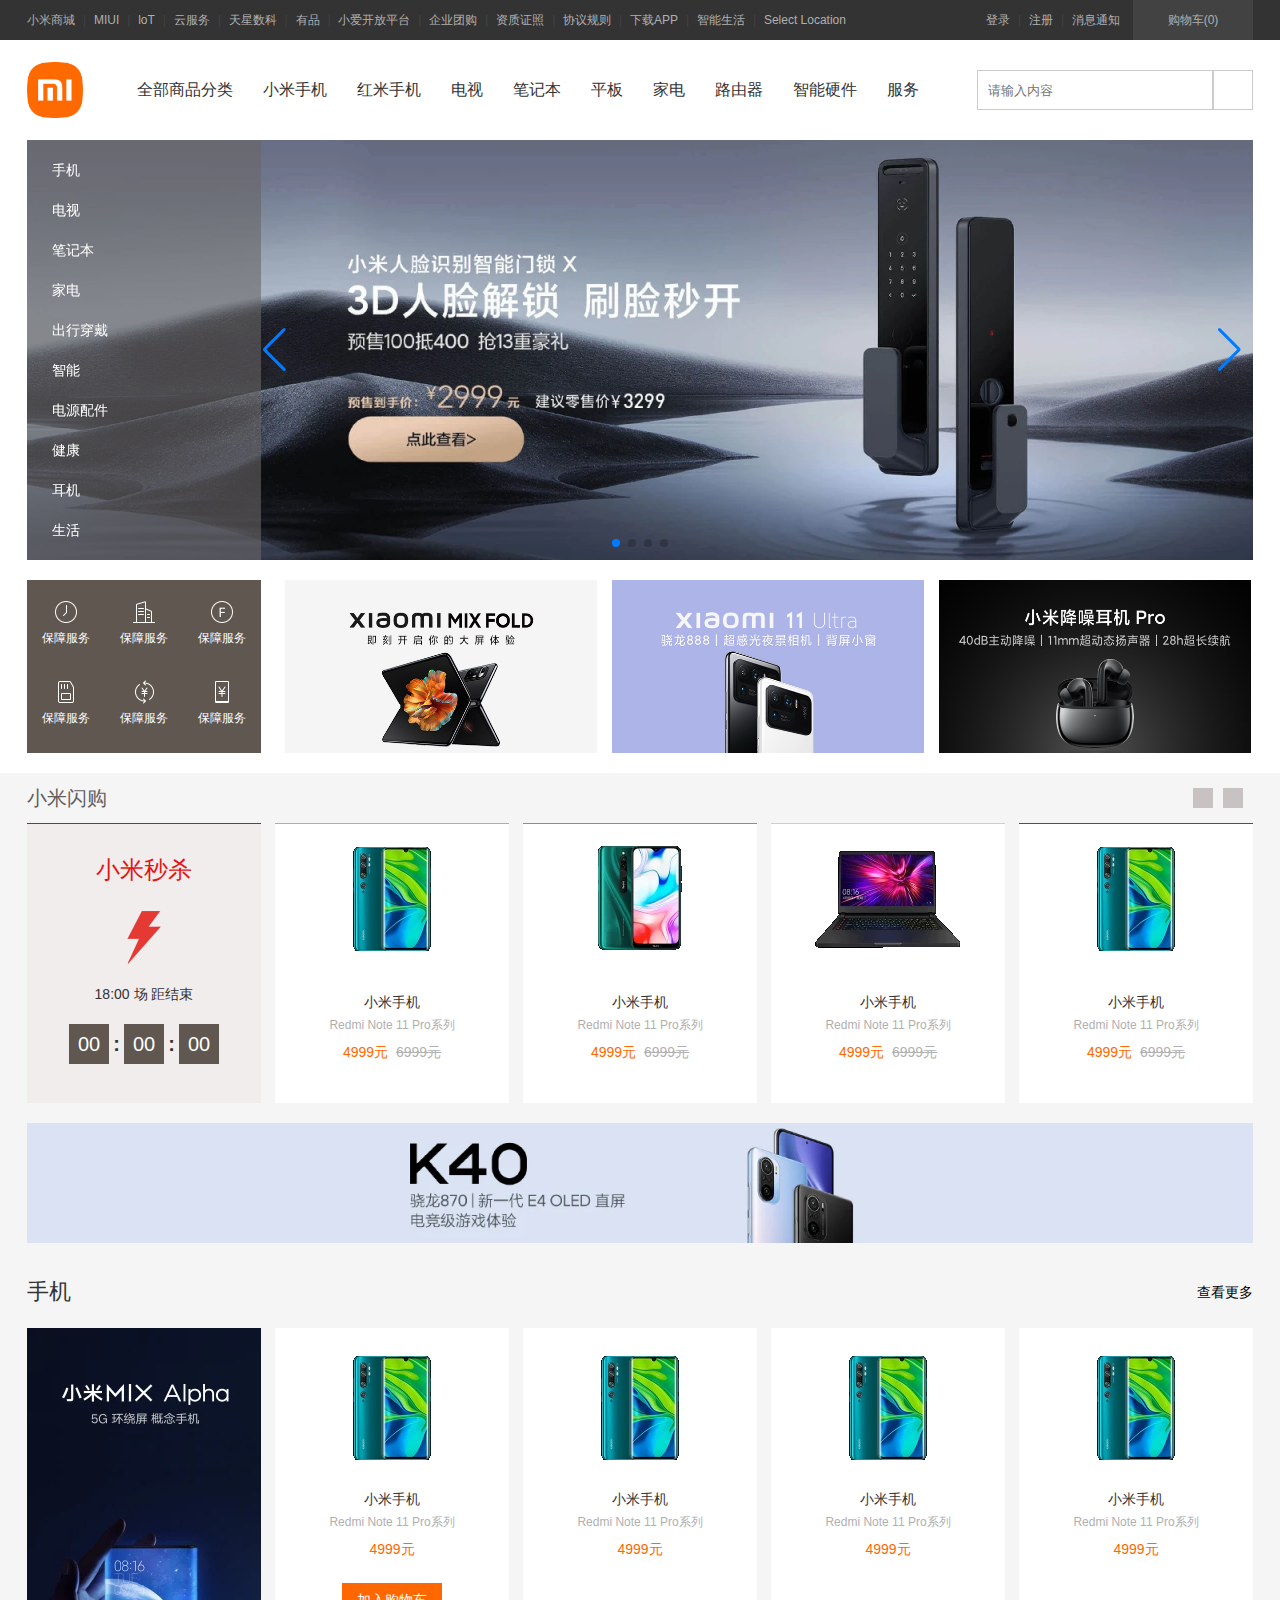
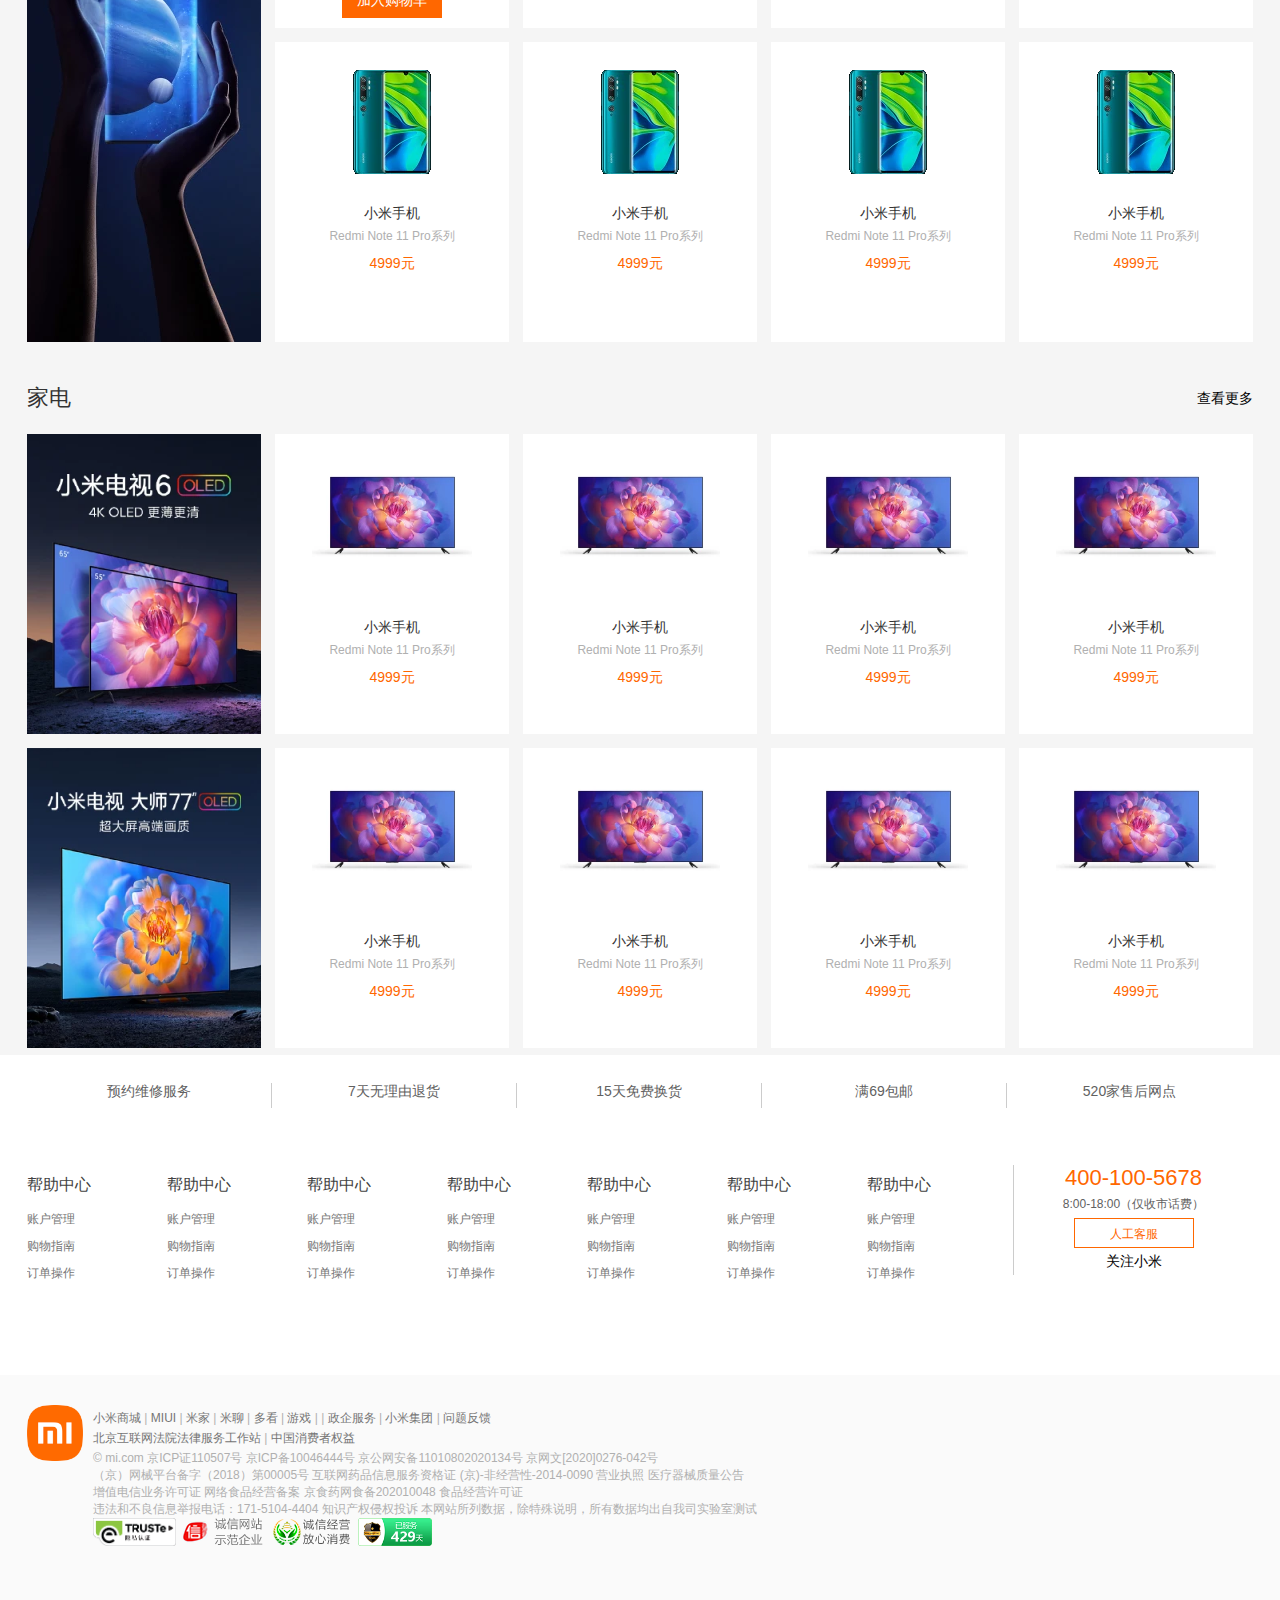
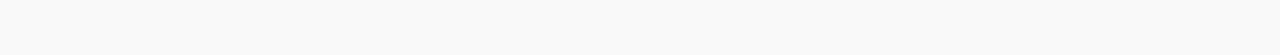
<file: index.html>
<!DOCTYPE html>
<html lang='en'>

<head>
    <meta charset='UTF-8'>
    <meta name='viewport' content='width=device-width, initial-scale=1.0'>
    <meta http-equiv='X-UA-Compatible' content='ie=edge'>
    <title>小米</title>
    <!-- 标题图标 -->
    <link rel="icon" href="images/favicon.ico">
    <!-- 重置样式 -->
    <link rel="stylesheet" href="css/reset.css">
    <!-- 头部和底部公共样式 -->
    <link rel="stylesheet" href="css/common.css">
    <!-- 主题样式 -->
    <link rel="stylesheet" href="css/main.css">
    <!-- 字体图标 -->
    <link rel="stylesheet" href="http://at.alicdn.com/t/font_2888164_e3ob6cpqnbh.css">
    <!-- 轮播图样式 -->
    <link rel="stylesheet" href="css/swiper-bundle.min.css">
    <link rel="stylesheet" href="css/swiper.css">
</head>

<body>
    <!-- 顶部导航条 -->
    <div class="page-nav">
        <div class="container">
            <div class="nav-left">
                <a href="">小米商城</a>
                <span>|</span>
                <a href="">MIUI</a>
                <span>|</span>
                <a href="">loT</a>
                <span>|</span>
                <a href="">云服务</a>
                <span>|</span>
                <a href="">天星数科</a>
                <span>|</span>
                <a href="">有品</a>
                <span>|</span>
                <a href="">小爱开放平台</a>
                <span>|</span>
                <a href="">企业团购</a>
                <span>|</span>
                <a href="">资质证照</a>
                <span>|</span>
                <a href="">协议规则</a>
                <span>|</span>
                <a href="" class="download">下载APP
                    <div class="box"></div>
                </a>
                <span>|</span>
                <a href="">智能生活</a>
                <span>|</span>
                <a href="">Select Location</a>
            </div>
            <div class="nav-right">
                <div class="login">
                    <a href="./login.html">登录</a>
                    <span>|</span>
                    <a href="">注册</a>
                    <span>|</span>
                    <a href="">消息通知</a>
                </div>
                <!-- 购物车 -->
                <div class="pag-cur">
                    <i class="iconfont icon-gouwuchekong"></i>
                    <a class="cur-text">购物车(0)</a>
                    <div class="box1">
                        购物车没有商品
                    </div>
                </div>
            </div>
        </div>
    </div>
    <!-- 顶部导航 -->
    <!-- 头部 -->
    <div class="header">

        <div class="container">
            <!-- logo -->
            <div class="logo">
                <img src="images/logo-mi2.png" alt="">
            </div>

            <div class="header-nav">
                <ul class="nav-list">
                    <li class="first-nav"><a href="">全部商品分类</a>
                        <!-- 侧边栏导航栏 -->
                        <ul class="nav-side">
                            <li>手机 <span class="iconfont icon-jiantou"></span> </li>
                            <li>电视 <span class="iconfont icon-jiantou"></span> </li>
                            <li>笔记本 <span class="iconfont icon-jiantou"></span> </li>
                            <li>家电 <span class="iconfont icon-jiantou"></span> </li>
                            <li>出行穿戴 <span class="iconfont icon-jiantou"></span> </li>
                            <li>智能 <span class="iconfont icon-jiantou"></span> </li>
                            <li>电源配件 <span class="iconfont icon-jiantou"></span> </li>
                            <li>健康 <span class="iconfont icon-jiantou"></span> </li>
                            <li>耳机 <span class="iconfont icon-jiantou"></span> </li>
                            <li>生活 <span class="iconfont icon-jiantou"></span> </li>
                            <div class="side-child ">
                                <ul class="side-menu ">
                                    <li>
                                        <img src="images/phone11.webp" alt="">
                                        <span>Xiaomi 11 Ultra</span>
                                    </li>
                                    <li>
                                        <img src="images/phone11.webp" alt="">
                                        <span>Xiaomi 11 Ultra</span>
                                    </li>
                                    <li>
                                        <img src="images/phone11.webp" alt="">
                                        <span>Xiaomi 11 Ultra</span>
                                    </li>
                                    <li>
                                        <img src="images/phone11.webp" alt="">
                                        <span>Xiaomi 11 Ultra</span>
                                    </li>
                                    <li>
                                        <img src="images/phone11.webp" alt="">
                                        <span>Xiaomi 11 Ultra</span>
                                    </li>
                                    <li>
                                        <img src="images/phone11.webp" alt="">
                                        <span>Xiaomi 11 Ultra</span>
                                    </li>
                                    <!-- <li></li>
                                    <li></li>
                                    <li></li>
                                    <li></li>
                                    <li></li> -->
                                </ul>
                                <ul class="side-menu">
                                    <li>
                                        <img src="images/phone11.webp" alt="">
                                        <span>Xiaomi 11 Ultra</span>
                                    </li>
                                  
                                </ul>
                            </div>
                        </ul>
                        <!-- 侧边导航条结束 -->

                    </li>
                    <li><a href="">小米手机</a>
                    </li>
                    <li><a href="">红米手机</a></li>
                    <li><a href="">电视</a></li>
                    <li><a href="">笔记本</a></li>
                    <li><a href="">平板</a></li>
                    <li><a href="">家电</a></li>
                    <li><a href="">路由器</a></li>
                    <li><a href="">智能硬件</a></li>
                    <li><a href="">服务</a></li>
                </ul>
                <!-- 搜索框 -->
                <div class="header-search">
                    <input type="text" class="text" placeholder="请输入内容">
                    <input type="submit" value="" class="submit ">
                    <i class="iconfont icon-sousuo "></i>
                    <!-- 搜索下拉框 -->
                    <ul class="search-list">
                        <li>手机</li>
                        <li>平板</li>
                        <li>电视</li>
                        <li>红米</li>
                        <li>耳机</li>
                    </ul>
                </div>
            </div>
        </div>
        <!-- 头部下拉列表 -->
        <div class="header-list">
            <div class="container">
                <div class="nav-children">
                    <div class="pic">
                        <img src="images/pic1.webp" alt="">
                    </div>
                    <div class="title">小米11Pro</div>
                    <div class="price">￥999元</div>
                </div>
                <div class="nav-children">
                    <div class="pic">
                        <img src="images/pic1.webp" alt="">
                    </div>
                    <div class="title">小米11Pro</div>
                    <div class="price">￥999元</div>
                </div>
                <div class="nav-children">
                    <div class="pic">
                        <img src="images/pic1.webp" alt="">
                    </div>
                    <div class="title">小米11Pro</div>
                    <div class="price">￥999元</div>
                </div>
                <div class="nav-children">
                    <div class="pic">
                        <img src="images/pic1.webp" alt="">
                    </div>
                    <div class="title">小米11Pro</div>
                    <div class="price">￥999元</div>
                </div>
                <div class="nav-children">
                    <div class="pic">
                        <img src="images/pic1.webp" alt="">
                    </div>
                    <div class="title">小米11Pro</div>
                    <div class="price">￥999元</div>
                </div>
                <div class="nav-children last">
                    <div class="pic">
                        <img src="images/pic1.webp" alt="">
                    </div>
                    <div class="title">小米11Pro</div>
                    <div class="price">￥999元</div>
                </div>
            </div>
        </div>
    </div>
    <!-- 头部结束 -->
    <!-- 轮播图 -->
    <div class="container">
        <div class="banner">
            <div class="swiper mySwiper">
                <div class="swiper-wrapper">
                    <div class="swiper-slide"> <img src="images/banner4.webp" alt=""></div>
                    <div class="swiper-slide">
                        <img src="images/banner1.webp" alt="">
                    </div>
                    <div class="swiper-slide">
                        <img src="images/banner2.jpg" alt="">
                    </div>
                    <div class="swiper-slide">
                        <img src="images/banner3.webp" alt="">
                    </div>
                </div>
                <div class="swiper-button-next"></div>
                <div class="swiper-button-prev"></div>
                <div class="swiper-pagination"></div>
            </div>
        </div>
    </div>
    <!-- 轮播图结束 -->
    <!-- 今日推荐模块 -->
    <div class="container">
        <div class="about">
            <!-- 左边 -->
            <div class="column-left ">
                <li class="first"> <img src="images/t1.png" alt="">
                    <span>保障服务</span>

                </li>
                <li>
                    <img src="images/t2.png" alt="">
                    <span>保障服务</span>
                </li>
                <li>
                    <img src="images/t3.png" alt="">
                    <span>保障服务</span>

                </li>
                <li>
                    <img src="images/t4.png" alt="">
                    <span>保障服务</span>

                </li>
                <li>
                    <img src="images/t5.png" alt="">
                    <span>保障服务</span>

                </li>
                <li>
                    <img src="images/t6.png" alt="">
                    <span>保障服务</span>

                </li>
            </div>
            <!-- 右边 -->
            <div class="column-right">
                <li><a href=""><img src="images/x1.jpg" alt=""></a></li>
                <li><a href=""><img src="images/x2.jpg" alt=""></a></li>
                <li><a href=""><img src="images/x2.png" alt=""></a></li>
            </div>
        </div>


    </div>

    <!-- 主题内容模块 -->
    <div class="frame">
        <div class="container">
            <!-- 秒杀模块 -->
            <div class="sec-desc">
                <p class="text">小米闪购</p>
                <div class="sec-right">
                    <i class="iconfont icon-jiantou1-copy"></i>
                    <i class="iconfont icon-jiantou1"></i>
                </div>
            </div>
            <div class="seckill">
                <!-- 倒计时 -->
                <div class="countdown">
                    <li class="title1">小米秒杀</li>
                    <li class="img1">
                        <img src="images/flash.png" alt="">
                    </li>
                    <li class="end">18:00 场 距结束</li>
                    <li class="sec-time">
                        <div class="time-box">
                            <div>00</div><i>:</i>
                            <div>00</div><i>:</i>
                            <div>00</div>
                        </div>
                    </li>
                </div>
                <!-- 商品展示 -->
                <div class="sec-item">
                    <div class="sec-list">
                        <li class="img2">
                            <img src="./images/phone1.png" alt="">
                        </li>
                        <li class="title2">小米手机</li>
                        <li class="msg">Redmi Note 11 Pro系列</li>
                        <li class="price">
                            <span>4999元</span>
                            <span>6999元</span>
                        </li>
                    </div>
                    <div class="sec-list">
                        <li class="img2">
                            <img src="./images/phone2.png" alt="">
                        </li>
                        <li class="title2">小米手机</li>
                        <li class="msg">Redmi Note 11 Pro系列</li>
                        <li class="price">
                            <span>4999元</span>
                            <span>6999元</span>
                        </li>
                    </div>
                    <div class="sec-list">
                        <li class="img2">
                            <img src="./images/phone6.png" alt="">
                        </li>
                        <li class="title2">小米手机</li>
                        <li class="msg">Redmi Note 11 Pro系列</li>
                        <li class="price">
                            <span>4999元</span>
                            <span>6999元</span>
                        </li>
                    </div>
                    <div class="sec-list">
                        <li class="img2">
                            <img src="./images/phone1.png" alt="">
                        </li>
                        <li class="title2">小米手机</li>
                        <li class="msg">Redmi Note 11 Pro系列</li>
                        <li class="price">
                            <span>4999元</span>
                            <span>6999元</span>
                        </li>
                    </div>
                </div>
            </div>

            <!-- 轮播图 -->
            <div class="slideshow">
                <img src="./images/banner6.webp" alt="">
            </div>

            <!-- 手机 -->
            <div class="phone-max">
                <div class="phone-hd">
                    <div class="phone-title">手机</div>
                    <div class="phone-more">查看更多</div>
                </div>
                <div class="phone-first">
                    <img src="./images/photo-max1.png" alt="">
                </div>
                <div class="phone-pic">
                    <li class="phone-img">
                        <img src="./images/phone1.png" alt="">
                    </li>
                    <li class="phone-text">小米手机</li>
                    <li class="phone-msg">Redmi Note 11 Pro系列</li>
                    <li class="phone-price"><span>4999元</span></li>
                    <li class="addCart">加入购物车</li>
                </div>
                <div class="phone-pic">
                    <li class="phone-img">
                        <img src="./images/phone1.png" alt="">
                    </li>
                    <li class="phone-text">小米手机</li>
                    <li class="phone-msg">Redmi Note 11 Pro系列</li>
                    <li class="phone-price">
                        <span>4999元</span>

                    </li>
                </div>
                <div class="phone-pic">
                    <li class="phone-img">
                        <img src="./images/phone1.png" alt="">
                    </li>
                    <li class="phone-text">小米手机</li>
                    <li class="phone-msg">Redmi Note 11 Pro系列</li>
                    <li class="phone-price">
                        <span>4999元</span>

                    </li>
                </div>
                <div class="phone-pic">
                    <li class="phone-img">
                        <img src="./images/phone1.png" alt="">
                    </li>
                    <li class="phone-text">小米手机</li>
                    <li class="phone-msg">Redmi Note 11 Pro系列</li>
                    <li class="phone-price">
                        <span>4999元</span>

                    </li>
                </div>
                <div class="phone-pic">
                    <li class="phone-img">
                        <img src="./images/phone1.png" alt="">
                    </li>
                    <li class="phone-text">小米手机</li>
                    <li class="phone-msg">Redmi Note 11 Pro系列</li>
                    <li class="phone-price">
                        <span>4999元</span>

                    </li>
                </div>
                <div class="phone-pic">
                    <li class="phone-img">
                        <img src="./images/phone1.png" alt="">
                    </li>
                    <li class="phone-text">小米手机</li>
                    <li class="phone-msg">Redmi Note 11 Pro系列</li>
                    <li class="phone-price">
                        <span>4999元</span>

                    </li>
                </div>
                <div class="phone-pic">
                    <li class="phone-img">
                        <img src="./images/phone1.png" alt="">
                    </li>
                    <li class="phone-text">小米手机</li>
                    <li class="phone-msg">Redmi Note 11 Pro系列</li>
                    <li class="phone-price">
                        <span>4999元</span>

                    </li>
                </div>
                <div class="phone-pic">
                    <li class="phone-img">
                        <img src="./images/phone1.png" alt="">
                    </li>
                    <li class="phone-text">小米手机</li>
                    <li class="phone-msg">Redmi Note 11 Pro系列</li>
                    <li class="phone-price">
                        <span>4999元</span>

                    </li>
                </div>
            </div>
            <!-- 家电 -->
            <div class="home-max">
                <div class="home-hd">
                    <div class="home-title">家电</div>
                    <div class="home-more">查看更多</div>
                </div>
                <div class="home-first">
                    <!-- <img src="./images/photo-max1.png" alt=""> -->
                    <div class="home-top">
                        <img src="./images/home1.webp" alt="">
                    </div>
                    <div class="home-bt">
                        <img src="./images/home2.webp" alt="">
                    </div>
                </div>
                <div class="home-pic">
                    <li class="home-img">
                        <img src="./images/home.webp" alt="">
                    </li>
                    <li class="home-text">小米手机</li>
                    <li class="home-msg">Redmi Note 11 Pro系列</li>
                    <li class="home-price">
                        <span>4999元</span>

                    </li>
                </div>
                <div class="home-pic">
                    <li class="home-img">
                        <img src="./images/home.webp" alt="">
                    </li>
                    <li class="home-text">小米手机</li>
                    <li class="home-msg">Redmi Note 11 Pro系列</li>
                    <li class="home-price">
                        <span>4999元</span>

                    </li>
                </div>
                <div class="home-pic">
                    <li class="home-img">
                        <img src="./images/home.webp" alt="">
                    </li>
                    <li class="home-text">小米手机</li>
                    <li class="home-msg">Redmi Note 11 Pro系列</li>
                    <li class="home-price">
                        <span>4999元</span>

                    </li>
                </div>
                <div class="home-pic">
                    <li class="home-img">
                        <img src="./images/home.webp" alt="">
                    </li>
                    <li class="home-text">小米手机</li>
                    <li class="home-msg">Redmi Note 11 Pro系列</li>
                    <li class="home-price">
                        <span>4999元</span>

                    </li>
                </div>
                <div class="home-pic">
                    <li class="home-img">
                        <img src="./images/home.webp" alt="">
                    </li>
                    <li class="home-text">小米手机</li>
                    <li class="home-msg">Redmi Note 11 Pro系列</li>
                    <li class="home-price">
                        <span>4999元</span>

                    </li>
                </div>
                <div class="home-pic">
                    <li class="home-img">
                        <img src="./images/home.webp" alt="">
                    </li>
                    <li class="home-text">小米手机</li>
                    <li class="home-msg">Redmi Note 11 Pro系列</li>
                    <li class="home-price">
                        <span>4999元</span>

                    </li>
                </div>
                <div class="home-pic">
                    <li class="home-img">
                        <img src="./images/home.webp" alt="">
                    </li>
                    <li class="home-text">小米手机</li>
                    <li class="home-msg">Redmi Note 11 Pro系列</li>
                    <li class="home-price">
                        <span>4999元</span>

                    </li>
                </div>
                <div class="home-pic">
                    <li class="home-img">
                        <img src="./images/home.webp" alt="">
                    </li>
                    <li class="home-text">小米手机</li>
                    <li class="home-msg">Redmi Note 11 Pro系列</li>
                    <li class="home-price">
                        <span>4999元</span>

                    </li>
                </div>
               
            </div>
        </div>


    </div>

    <!-- 底部开始 -->
    <div class="footer">
        <div class="container">
            <!-- 底部服务模块 -->
            <ul class="footer-service">
                <li>
                    <i class="iconfont icon-weixiu"></i>
                    <a href="">预约维修服务</a>
                </li>
                <li>
                    <i class="iconfont icon-tian"></i>
                    <a href="">7天无理由退货</a>
                </li>
                <li>
                    <i class="iconfont icon-15tianwuliyoutuihuo"></i>
                    <a href="">15天免费换货</a>
                </li>
                <li>
                    <i class="iconfont icon-liwuhuodong"></i>
                    <a href="">满69包邮</a>
                </li>
                <li class="footer-last">
                    <i class="iconfont icon-dingwei"></i>
                    <a href="">520家售后网点</a>
                </li>
            </ul>
            <div class="footer-tab">
                <ul class="footer-tab1">
                    <li>帮助中心</li>
                    <li>账户管理</li>
                    <li>购物指南</li>
                    <li>订单操作</li>

                </ul>
                <ul class="footer-tab1">
                    <li>帮助中心</li>
                    <li>账户管理</li>
                    <li>购物指南</li>
                    <li>订单操作</li>

                </ul>
                <ul class="footer-tab1">
                    <li>帮助中心</li>
                    <li>账户管理</li>
                    <li>购物指南</li>
                    <li>订单操作</li>

                </ul>
                <ul class="footer-tab1">
                    <li>帮助中心</li>
                    <li>账户管理</li>
                    <li>购物指南</li>
                    <li>订单操作</li>

                </ul>
                <ul class="footer-tab1">
                    <li>帮助中心</li>
                    <li>账户管理</li>
                    <li>购物指南</li>
                    <li>订单操作</li>

                </ul>
                <ul class="footer-tab1">
                    <li>帮助中心</li>
                    <li>账户管理</li>
                    <li>购物指南</li>
                    <li>订单操作</li>

                </ul>
                <ul class="footer-tab1">
                    <li>帮助中心</li>
                    <li>账户管理</li>
                    <li>购物指南</li>
                    <li>订单操作</li>

                </ul>
                <!-- 联系信息模块 -->
                <div class="footer-contact">
                    <p class="phone">400-100-5678</p>
                    <p class="time">8:00-18:00（仅收市话费）</p>
                    <a href="JavaScript:;">
                        <i class="iconfont icon-xinxi1"></i>
                        <span>人工客服</span>
                    </a>
                    <div>
                        <span>关注小米</span>
                    </div>
                </div>
            </div>
        </div>
    </div>
    <!-- 底部结束 -->
    <!-- 版权信息开始 -->
    <div class="copy">
        <div class="container">
            <div class="logo"></div>
            <div class="copy-text">
                <p>
                    <a href="">
                        小米商城
                        <span>|</span></a>
                    <a href="">
                        MIUI
                        <span>|</span></a>
                    <a href="">
                        米家
                        <span>|</span></a>
                    <a href="">
                        米聊
                        <span>|</span></a>
                    <a href="">
                        多看
                        <span>|</span></a>
                    <a href="">
                        游戏
                        <span>|</span></a>
                    <a href="">

                        <span>|</span></a>
                    <a href="">
                        政企服务
                        <span>|</span></a>
                    <a href="">
                        小米集团
                        <span>|</span></a>
                    <a href="">
                        问题反馈
                    </a>
                </p>
                <p>
                    <a href="">
                        北京互联网法院法律服务工作站
                        <span>|</span>
                    </a>
                    <a href="">中国消费者权益</a>
                </p>
                <span>
                    © mi.com 京ICP证110507号 京ICP备10046444号 京公网安备11010802020134号 京网文[2020]0276-042号<br>
                    （京）网械平台备字（2018）第00005号 互联网药品信息服务资格证 (京)-非经营性-2014-0090 营业执照 医疗器械质量公告<br>
                    增值电信业务许可证 网络食品经营备案 京食药网食备202010048 食品经营许可证<br>
                    违法和不良信息举报电话：171-5104-4404 知识产权侵权投诉 本网站所列数据，除特殊说明，所有数据均出自我司实验室测试
                </span>
            </div>
            <!-- 友情链接 -->
            <div class="copy-links">
                <img src="images/c1.png" alt="">
                <img src="images/c2.png" alt="">
                <img src="images/c3.png" alt="">
                <img src="images/c4.png" alt="">
            </div>
        </div>
    </div>
    <!-- 版权信息结束 -->
    <!-- 回到顶部 -->
    <div class="goBack">
        <i class="iconfont icon-jiantoushang"></i>
        <span>顶部</span>
    </div>
</body>

</html>
<!-- 轮播图js -->
<script src="js/swiper-bundle.min.js"></script>
<!-- 轮播图js -->
<script>
    var swiper = new Swiper(".mySwiper", {
        slidesPerView: 1,
        spaceBetween: 30,
        loop: true,
        pagination: {
            el: ".swiper-pagination",
            clickable: true,
        },
        navigation: {
            nextEl: ".swiper-button-next",
            prevEl: ".swiper-button-prev",
        },
        autoplay: true,
        autoplay: {
            delay: 3000,
            stopOnLastSlide: false,
            disableOnInteraction: true,
        },
    });
</script>
<script src="js/jquery-3.6.0.js"></script>
<script src="js/index.js"></script>
<script>
    /*

    */
</script>
</file>
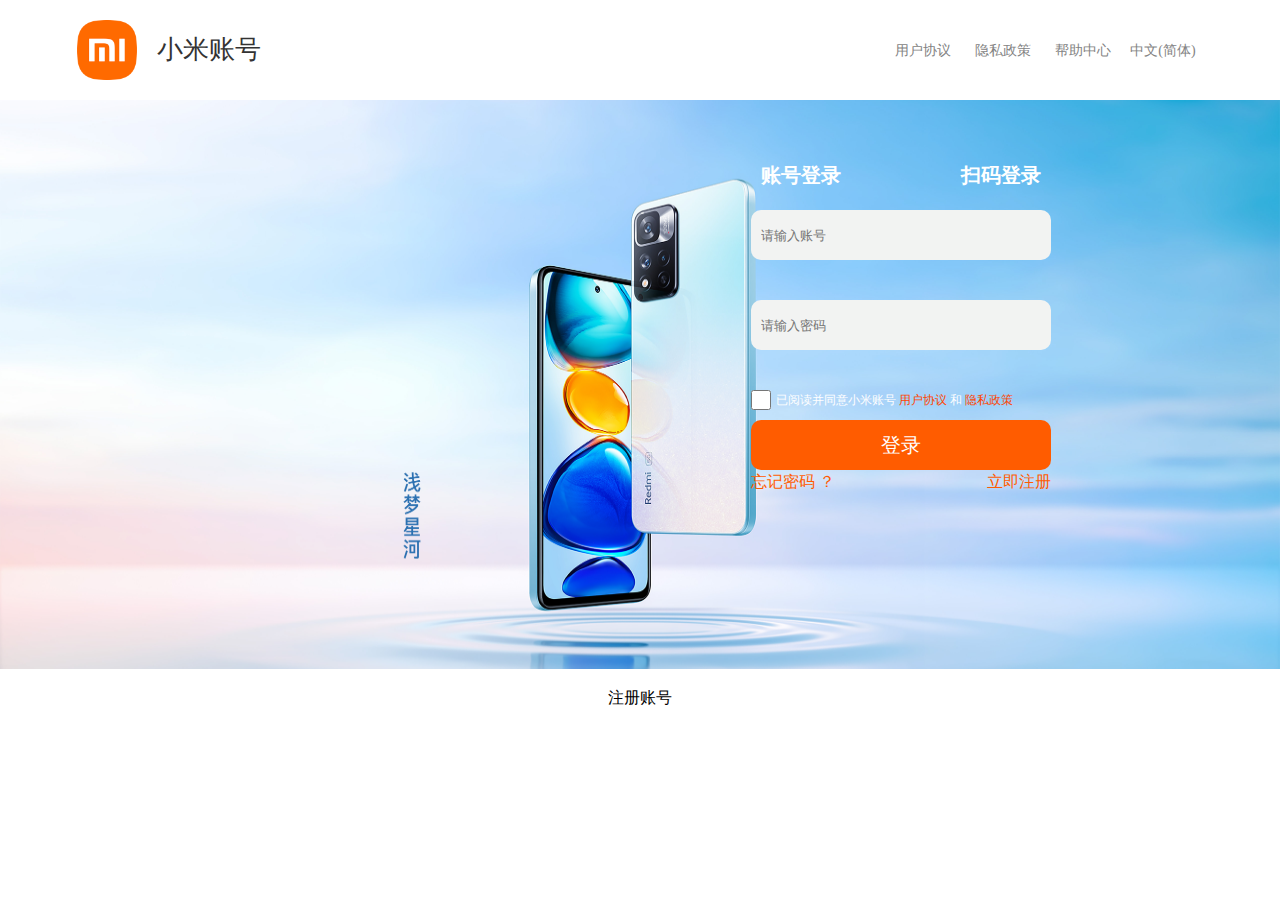
<file: login.html>
<!DOCTYPE html>
<html lang='en'>

<head>
    <meta charset='UTF-8'>
    <meta name='viewport' content='width=device-width, initial-scale=1.0'>
    <meta http-equiv='X-UA-Compatible' content='ie=edge'>
    <title>Document</title>
    <link rel="stylesheet" href="./css/reset.css">
    <link rel="stylesheet" href="./css/login.css">
</head>

<body>
    <div class="header">
        <div class="container">
            <div class="logo">
                <img src="./images/logo-mi2.png" alt="">
            </div>
            <div class="head">小米账号</div>
            <div class="nav">
                <li><a href="">用户协议</a></li>
                <li><a href="">隐私政策</a></li>
                <li><a href="">帮助中心</a></li>
                <li><a href="">中文(简体)</a><i></i></li>
            </div>
        </div>
    </div>
    <div class="banner">
        <img src="./images/div409.jpg" alt="">
        <div class="content"></div>
        <!-- 登录 -->
        <div class="login">
            <div class="head-title">
                <span class="idLoad">账号登录</span>
                <span class="codeLoad">扫码登录</span>
            </div>
            <form action="">
                <p>
                    <input type="text" class="username" placeholder="请输入账号">

                </p>
                <span class="msg"></span>
                <p><input type="text" class="pwd" placeholder="请输入密码">
                </p>
                <span class="msg"></span>
                <li><input type="checkbox" class="chenk">
                    <span>已阅读并同意小米账号 <b>用户协议</b> 和 <b>隐私政策</b></span>
                </li>
                <button class="login-btn">登录</button>
               <div class="text">
                   <a href="">忘记密码 ？</a>
                   <a href="javasript:;" class="register-btn">立即注册</a>
               </div>
            </form>


            <!-- 扫码登录 -->
            <div class="code">
                <img src="./images/code.jpg" alt="" class="codePic">
                <p>使用<span>小米商城app</span>扫一扫</p>
                <p>
                    <span>小米手机可打开[设置]→</span><span>[小米账号]扫码登录</span>
                </p>
            </div>
        </div>
        <!-- 注册 -->
        <div class="register">
                <div class="head-title">注册账号</div>
        </div>

    </div>

</body>

</html>
<script src="./js/jquery-3.6.0.js"></script>
<script src="./js/login.js"></script>
<script>
    /*

    */
</script>
</file>
<file: css/common.css>
@charset "utf-8";
/* 版心 */
.container{
    width: 1226px;
    margin-left: auto;
    margin-right: auto;
}
/* ************顶部导航开始*********** */
.page-nav{
    height: 40px;
    /* border: 1px solid #ccc; */
    background: #333;
}
.nav-left{
    float: left;
}

.page-nav a{
    display: inline-block;
    font-size: 12px;
    line-height: 40px;
    color: #b0b0b0;
}
.page-nav a:hover{
    color: #fff;
}
.page-nav span{
    margin: 4px;
    font-size: 12px;
    color: #424242;
}
.nav-right {
    float: right;
}
.nav-right .login{
    float: left;
}
.pag-cur{
    float: right;
    margin-left: 13px;
   width: 120px;
   height: 40px;
   background: #424242;
   text-align: center;
   position: relative;
   color: #b0b0b0;
}
.pag-cur .box1{
    width: 300px;
    height: 100px;
    background: #424242;
    position: absolute;
    top: 40px;
    right: 0;
    display: none;
    z-index: 10;
    /* 阴影 */
    box-shadow:inset 0px -1px 5px 1px #f2f2f2; 
    line-height: 100px;
    color: #000;
    font-size: 12px;
}
.pag-cur:hover{
    background: #fff;
}
.pag-cur:hover .cur-text{
    color: orange;
}
.pag-cur:hover .box1{
    display: block;
    background: #fff;
}
/* **********顶部导航结束*********** */
/* *********头部开始************** */
.header{
    width: 100%;
    height: 100px;
    position: relative;
}
.header .logo{
    float: left;
    width: 60px;
    height: 100px;
}
.header .logo>img{
    margin-top: 22px;
    height: 56px;
    width: 56px;
}
/* 导航列表 */
.header .header-nav{
    float: right;
    width: 1126px;
    height: 100px;
    /* position: relative; */
    /* background: blueviolet; */
}
.header-nav .nav-list{
    float: left;
    width: 850px;
    height: 100px;
}
.header-nav .nav-list>li{
    float: left;
}
.header-nav .nav-list a{
    display:inline-block;
    font-size: 16px;
    color: #333;
    line-height: 100px;
    padding-left: 10px;
    padding-right: 20px;
}
/* 搜索框 */
.header-nav .header-search{
    width: 276px;
    float: right;
    height: 40px;
    margin-top: 30px;
    position: relative;
}
.header-search>.text{
    float: left;
    width: 236px;
    height: 40px;
    border: 1px solid #ccc;
    outline: none;
    padding-left: 10px;
}
.header-search>.submit{
    width: 40px;
    height: 40px;
    border: 1px solid #ccc;
    background: #fff;
}
.header-search input:focus{
    border: 1px solid orangered;
}
.header-search>i{
    position: absolute;
    top: 10px;
    right: 10px;
    font-size: 20px !important;
}
/* 下拉搜索框 */
.header-search .search-list{
    border: 1px solid orangered;
    border-top: none;
    width: 236px;
    height: 150px;
    background: #fff;
    position: absolute;
    top: 40px;
    display: none;
    z-index: 100;
}
.header-search .search-list>li{
    margin-left: 10px;
    line-height: 30px;
    height: 30px;
    font-size: 12px;
  
}
/* 头部下拉列表 */
.header .header-list{
    width: 100%;
    height: 230px;
    border: 1px solid #ccc;
    position: absolute;
    top: 100px;
    /* background: red; */
    background: #fff;
    display: none;
    z-index: 999;
}
.header .header-list .nav-children{
    width: 200px;
    height: 230px;
    text-align: center;
    overflow: hidden;
    float: left;
}
.header-list .nav-children .pic{
    margin-top: 20px;
    height: 130px;
    border-right: 2px solid #ccc;
}
.header-list .nav-children .title{
    margin: 20px 0 5px 0;
    color: #333;
    font-size: 12px;
}
.header-list .nav-children .price{
    color: #ff6700;
    font-size: 12px;
}
.header-list .last .pic{
    border:  none;
}
/* ******头部下拉列表结束********* */
/* ********侧边导航****** */
.header-nav .first-nav{
    /* background: red; */
    position: relative;
    /* visibility: hidden; */
}
.header-nav .nav-side{
    width: 234px;
    height: 420px;
    background: rgba(105, 101, 101, 0.6);
    position: absolute;
    top: 100px;
    left: -100px;
    padding-top: 10px;
    /* padding-left: 25px; */
    z-index: 999;
    cursor: pointer;
}
.header-nav .nav-side>li{
    padding-left: 25px;
    width: 100%;
    height: 40px;
    color: #fff;
    line-height: 40px;
}
.header-nav .nav-side>li span{
    float: right;
    font-size: 20px;
    margin-right: 20px;
    font-size: 14px !important;
}
.header-nav .nav-side>li:hover{
    background: #ff6700;
}
/* .header-nav .nav-side>li:hover .side-child{
    display: block;
} */
.side-child{
    width: 992px;
    height: 420px;
    /* background: #fff; */
    border: 1px solid #ccc;
    position: absolute;
    top: 0;
    left: 234px;
    display: none;
}
.side-child .side-menu{
    width: 248px;
    height: 420px;
    background: #fff;
    border: 1px solid #ccc;
    border-left: none;
    border-right: none;
    float: left;
}
.side-child .side-menu>li{
    width: 100%;
    height: 70px;
    /* background: greenyellow; */
    
}
.side-child .side-menu>li>img{
    display: block;
    float: left;
    margin-top: 10px;
    margin-left: 10px;
}
.side-child .side-menu>li>span{
    display: block;
    float: left;
    line-height: 70px;
    margin-left: 10px;
    font-size: 14px;
    color: #333;
}
/* *******侧边导航结束**** */
/* ***轮播图开始************ */
.banner{
    width: 100%;
    height: 420px;
}
.banner>img{
    width: 100%;
    height: 100%;
}
/* *****轮播图结束************ */
/* **** *****底部开始*********/
.footer{
    width: 100%;
    height: 320px;
    background: #fff;
    overflow: hidden;
}
.footer-service{
    width: 100%;
    height: 80px;
    /* background: yellow; */
    
}
.footer-service>li{
    margin-top: 28px;
    height: 25px;
    float: left;
   width: 245px;
   text-align: center;
   border-right: 1px solid #ccc;
}
.footer-service>li a{
    color: #616161;;
}
.footer-service .footer-last{
  border: none;
}

.footer-tab{
    width: 100%;
    height: 250px;
    /* background: skyblue; */
    overflow: hidden;
}
.footer-tab .footer-tab1{
    float: left;
    width: 140px;  
    margin-top: 30px;
 
}
.footer-tab .footer-tab1 li:first-child{
    /* background: red; */
    font-size: 16px;
    margin-bottom: 15px;
    color: #424242;
}
.footer-tab .footer-tab1 li{
    font-size: 12px;
    margin-top: 10px;
    color: #757575;
}

/* 联系信息模块 */
.footer-contact{
    width: 240px;
    height: 110px;
    /* background: yellow; */
    float: right;
    margin-top: 30px;
    text-align: center;
    border-left: 1px solid #ccc;
}
.footer-contact .phone{
    color: #ff6700;
    font-size: 22px;
}
.footer-contact .time{
    color: #616161;
    font-size: 12px;
    margin-top: 5px;
    margin-bottom: 5px;
}
.footer-contact a{
    display: block;
    width: 120px;
    height: 30px;
    border: 1px solid #ff6700;
    margin: 0 auto;
    font-size: 12px;
    text-align: center;
    line-height: 30px;
    color: #ff6700;
    margin-bottom: 5px;
}
/* *****底部结束*********** */
/* *****版权信息开始*********** */
.copy{
    width: 100%;
    height: 280px;
    background: #fafafa;
    overflow: hidden;
}
.copy .logo{
    float: left;
    margin-top: 30px;
    width: 56px;
    height: 56px;
    background:url(../images/logo-mi2.png) no-repeat center;
    background-size: 56px;
}
.copy .copy-text{
    margin-left: 10px;
    margin-top: 35px;
    float: left;
    width: 1000px;
    /* height: 25px; */
    /* background: yellow; */
    font-size: 12px;
    
}
.copy-text a{
    color: #757575;
}
.copy-text>p{
    height: 20px;
}
.copy-text span{
    color: #b0b0b0;
}
.copy-links{
    float: left;
    margin-left: 66px;
    height: 28px;
}
.copy-links img{
    height: 100%;
}
/* *****版权信息结束*********** */
</file>
<file: css/main.css>
/* 今日推荐 */
.about{
    width: 100%;
    height: 213px;
    /* background: #fff; */
    overflow: hidden;
}
.column-left{
    width: 234px;
    height: 173px;
    /* background: red; */
    background: #5f5750;
    float: left;
    margin-top: 20px;
}
.column-left li{
    width: 78px;
    height: 80px;
    float: left;
    text-align: center;
}
.column-left img{
    margin: 0 auto;
    display: block;
    margin-top: 20px;
    width: 24px;
    height: 24px;
    margin-bottom: 5px;
}
.column-left span{
    font-size: 12px;
    color: #fff;
}
.column-right{
    width: 968px;
    height: 173px;
    float: right;
    margin-top: 20px;
}
.column-right li{
    width: 312px;
    height: 100%;
    float: left;
}
.column-right li img{
    width: 100%;
    height: 100%;
}
.column-right li:nth-child(2){
    margin: 0 15px;
}
/* **********今日推荐************ */
/* 主体 */
.frame{
    width: 100%;
    height: auto;
    background: #f5f5f5;
}
/* *********秒杀模块********* */
.sec-desc{
    width: 100%;
    height: 50px;
    /* background: yellow; */
    
}
/* 秒杀头部 */
.sec-desc .text{
    float: left;
    font-size: 20px;
    color: #615e5e;
    line-height: 50px;
}
.sec-desc .sec-right{
    float: right;
}
.sec-desc .sec-right>i{
   display: block;
   width: 20px;
   height: 20px;
   float: left;
   background: #c9c2c2;
   text-align: center;
   line-height: 20px;
   margin-top: 15px;
   margin-right: 10px;
}
.seckill{
    height: 280px;
}
.seckill .countdown{
    width: 234px;
    height: 280px;
    background: #F1EDED;
    border-top: 1px solid red;
    float: left;
    text-align: center;
}
.seckill .countdown .title1{
    margin-top: 30px;
    width: 100%;
    height: 40px;
    /* background: red; */
    font-size: 24px;
    color: #e41616;
}
.seckill .countdown .img1{   
    padding-top: 16px;
    width: 100%;
    height: 80px;
    /* background: yellow; */
    text-align: center;
}
.seckill .countdown .end{
    width: 100%;
    height: 40px;
    /* background: blue; */
    color: #333;
    line-height: 40px;
}
.seckill .countdown .sec-time{
    width: 100%;
    height: 50px;
}
.seckill .countdown .sec-time .time-box {
    width: 150px;
    height: 100%;
    margin: 10px auto 0;
}
.seckill .countdown .sec-time .time-box>div{
    width: 40px;
    height: 40px;
    background: #605751;
    float: left;
    color: #fff;
    font-size: 20px;
    line-height: 40px;
}
.seckill .countdown .sec-time  .time-box>i{
    width: 15px;
    height: 40px;
    line-height: 40px;
    float: left;
    font-weight: bold;
    color: #333;
    font-size: 20px;

}
.seckill .sec-item{
    width: 992px;
    height: 100%;
    float: right;
}
.sec-item .sec-list{
    width: 234px;
    height: 100%;
    background: #fff;
    float: left;
    margin-left: 14px;  
    text-align: center;
}
.sec-item .sec-list .img2{
    padding-top: 20px;
    width: 100%;
    height: 150px;
    /* background: red; */
}
.sec-item .sec-list .title2{
    margin-top: 20px;
    font-size: 14px;
    color: #333;
}
.sec-item .sec-list .msg{
   margin-top: 5px;
   color: #b0b0b0;
   font-size: 12px;
}
.sec-item .sec-list .price{
    color: #ff6700;
    font-size: 14px;
    margin-top: 10px;
}
.sec-item .sec-list .price>span:nth-child(2){
    margin-left: 4px;
    color: #B0B0B0;
    text-decoration: line-through;
}
.sec-item .sec-list:nth-child(1){
    border-top: 1px solid orange;
}
.sec-item .sec-list:nth-child(2){
    border-top: 1px solid deepskyblue;
}
.sec-item .sec-list:nth-child(3){
    border-top: 1px solid greenyellow;
}
.sec-item .sec-list:nth-child(4){
     border-top: 1px solid #ff0022;
}
/* ***********秒杀模块**** */
.slideshow{
    width: 100%;
    height: 120px;
    background: yellow;
    margin-top: 20px;
}
.slideshow>img{
    width: 100%;
    height: 100%;
}
/* ****手机**** */
.phone-max{
    width: 100%;
    height: 686px;
    margin-top: 20px;
}
.phone-hd{
    width: 100%;
    height: 58px;
    position: relative;
}
.phone-title{
    line-height: 58px;
    font-size: 22px;
    color: #333;
}
.phone-more{
    line-height: 58px;
    position: absolute;
    top: 0;
    right: 0;
}
.phone-first{
    height: 628px;
    width: 234px;
    padding-top: 7px;
    float: left;
    transition: all .2s linear; 
}
.phone-pic{
    width: 234px;
    height: 300px;
    background: #fff;
    float: left;
    margin-left: 14px;
    margin-top: 7px  ;
    margin-bottom: 7px;
    text-align: center;
    transition: all .2s linear; 
    position: relative;
}
.phone-img{
    margin-top: 25px;
}
.phone-text{
    margin-top: 25px;
    font-size: 14px;
    color: #333;
}
.phone-msg{
    margin-top: 5px;
    font-size: 12px;
    color: #B0B0B0;
}
.phone-price{
    margin-top: 10px;
    font-size: 14px;
    color: #ff6700;
}
.addCart{
    width: 100px;
    height: 35px;
    background: #ff6700;
    position: absolute;
    bottom: 10px;
    left: 50%;
    line-height: 35px;
    text-align: center;
    color: #fff;
    cursor: pointer;
    margin-left: -50px;
    
}
.phone-first>img:hover,.phone-pic:hover{
	top: -3px;
	position: relative;
	box-shadow: 0 0 10px #c7c5c5;
	/*-webkit-transition: all .2s linear; /*解决兼容性
    transition: all .2s linear; */
}

/* 家电 */
.home-max{
    width: 100%;
    height: 686px;
    margin-top: 20px;
}
.home-hd{
    width: 100%;
    height: 58px;
    position: relative;
}
.home-title{
    line-height: 58px;
    font-size: 22px;
    color: #333;
}
.home-more{
    line-height: 58px;
    position: absolute;
    top: 0;
    right: 0;
}
.home-first{
    height: 628px;
    width: 234px;
    padding-top: 7px;
    /* padding-bottom: 7px; */
    float: left;
    transition: all .2s linear; 
}
.home-top{
    width: 100%;
    height: 300px;
    background: yellow;
}
.home-top>img,.home-bt>img{
    width: 100%;
    height: 100%;
}
.home-bt{
    width: 100%;
    height:300px;
    background: yellow;
    margin-top: 14px;
}
.home-pic{
    width: 234px;
    height: 300px;
    background: #fff;
    /* background: red; */
    float: left;
    margin-left: 14px;
    margin-top: 7px  ;
    margin-bottom: 7px;
    text-align: center;
    transition: all .2s linear; 
}

.home-img{
    height: 160px;
    width: 160px;
    background: yellow;
    margin: 0 auto;
}
.home-img>img{
    width: 100%;
    height: 100%;
}
.home-text{
    margin-top: 25px;
    font-size: 14px;
    color: #333;
}
.home-msg{
    margin-top: 5px;
    font-size: 12px;
    color: #B0B0B0;
}
.home-price{
    margin-top: 10px;
    font-size: 14px;
    color: #ff6700;
}
.home-bt:hover,.home-top:hover,.home-pic:hover{
	top: -3px;
	position: relative;
	box-shadow: 0 0 10px #c7c5c5;
	/*-webkit-transition: all .2s linear; /*解决兼容性
    transition: all .2s linear; */
}
/* 回到顶部 */
.goBack{
    width: 60px;
    height: 60px;
    background: #ccc;
    position: fixed;
    bottom: 70px;
    /* right: 20px; */
    right: 10px;
    text-align: center;
    color: #333;
    cursor: pointer;
    display: none;
}
.goBack>i{
    display: block;
    font-size: 20px;
    margin-top: 8px;
}
.goBack:hover{
    
    background: #ff6700;
    color: #fff;
}
</file>
<file: css/login.css>
.container{
    width: 1126px;
    margin-left: auto;
    margin-right: auto;
}
.header{
    width: 100%;
    height: 100px;
    line-height: 100px;
}
.logo{
    width: 60px;
    height: 60px;
    float: left;
    margin-top: 20px;
    margin-right: 20px;
}
.logo>img{
    width: 100%;
    height: 100%;
}
.head{
    float: left;
    font-size: 26px;
    color: #333;
}
.nav{
    width: 320px;
    height: 100px;
    float: right; 
}
.nav>li{
    float: left;
    width: 80px;
    text-align: center;
}
.nav>li>a{
    color: #838383;
    font-size: 14px;
}
.banner{
    width: 100%;
    height: 569px;
    position: relative;
}
.banner>img{
    width: 100%;
    height: 100%;
}
/* 登录 */
.content{
   position: absolute;
   width: 400px;
    height: 400px;
    top: 50px;
    right: 14%;
    overflow: hidden;
    /* background: url(../images/bg.jpg) no-repeat center; */
}
.login{
    width: 400px;
    height: 400px;
    position: absolute;
    /* background: rgba(96, 209, 224,0.4); */
    top: 50px;
    right: 14%;
    overflow: hidden;
}
.head-title{
    width: 100%;
    height: 50px;
    text-align: center;
    line-height: 50px;
    /* background: red; */
}
.head-title>span{
    width: 50%;
    height: 100%;
    /* background: red; */
    display: block;
    float: left;
    font-weight: bolder;
    font-size: 20px;
    color: #fff;
    cursor: pointer;
}
.head-title>span:hover{
    color: #ff5c00;
}
form{
    width: 100%;
    height: 350px;
    overflow: hidden;
    margin-top: 10px;
}
form>p{
    width: 300px;
    height: 50px;
    margin: 0px auto; 

}
form>p>input{
    display: block;
    width: 300px;
    height: 50px;
    outline: none;
    border: none;
    border-radius: 10px;
    /* font-size: 0; */
    margin: 0 auto;
    padding-left: 10px;
    background: #f2f3f2;
}
form .msg{
    width: 300px;
    height: 30px;
    display: block;
    margin: 5px auto;
    color: red;
    font-size: 12px;
    padding-left: 15px;
}
form .username{
    margin-bottom: 20px;
}
form .check{
    width: 50px;
    height: 50px;   
}
form>li{
    width: 300px;
    height: 20px;
    margin: 0px auto; 
    
}
form li>input{
    width: 20px;
    height:20px;
    float: left;
}
form>li>span{
    margin-left: 5px;
    /* color: #838383; */
    color: #fff;
    font-size: 12px;
    
}
form>li>span>b{
    color: orangered;
}
.login-btn{
    display: block;
    width: 300px;
    height: 50px;
    background: #ff5c00;
    border: none;
    outline: none;
    margin: 10px auto 2px;
    color: #fff;
    border-radius: 10px;
    font-size: 20px;
}
form .text{
    width: 300px;
    height: 20px;
    /* background: yellow; */
    margin: 0 auto;
    position: relative;
    color: #ff5c00;
    
}
form .text>a{
    color: #ff5c00;
}
form .text .register-btn{
    position: absolute;
    top: 0;
    right: 0;
}

.code{
    position: absolute;
    display: none;
    top: 70px;
    left: 40px;
    width: 302px;
    text-align: center;
}
.codePic{
    display: block;
    width: 200px;
    height: 200px;
    margin: auto;
    margin-bottom: 20px;
}
.code p{
    margin-bottom: 10px;
    font-size: 12px;
    color: #838383;
}
.code P:first-of-type span{
    color: orange;
    padding: 0 5px;
}

/* 注册 */
/* .register{
    width: 400px;
    height: 400px;
    position: absolute;
    top: 50px;
    right: 14%;
    background: red;
    display: none;
} */
</file>
